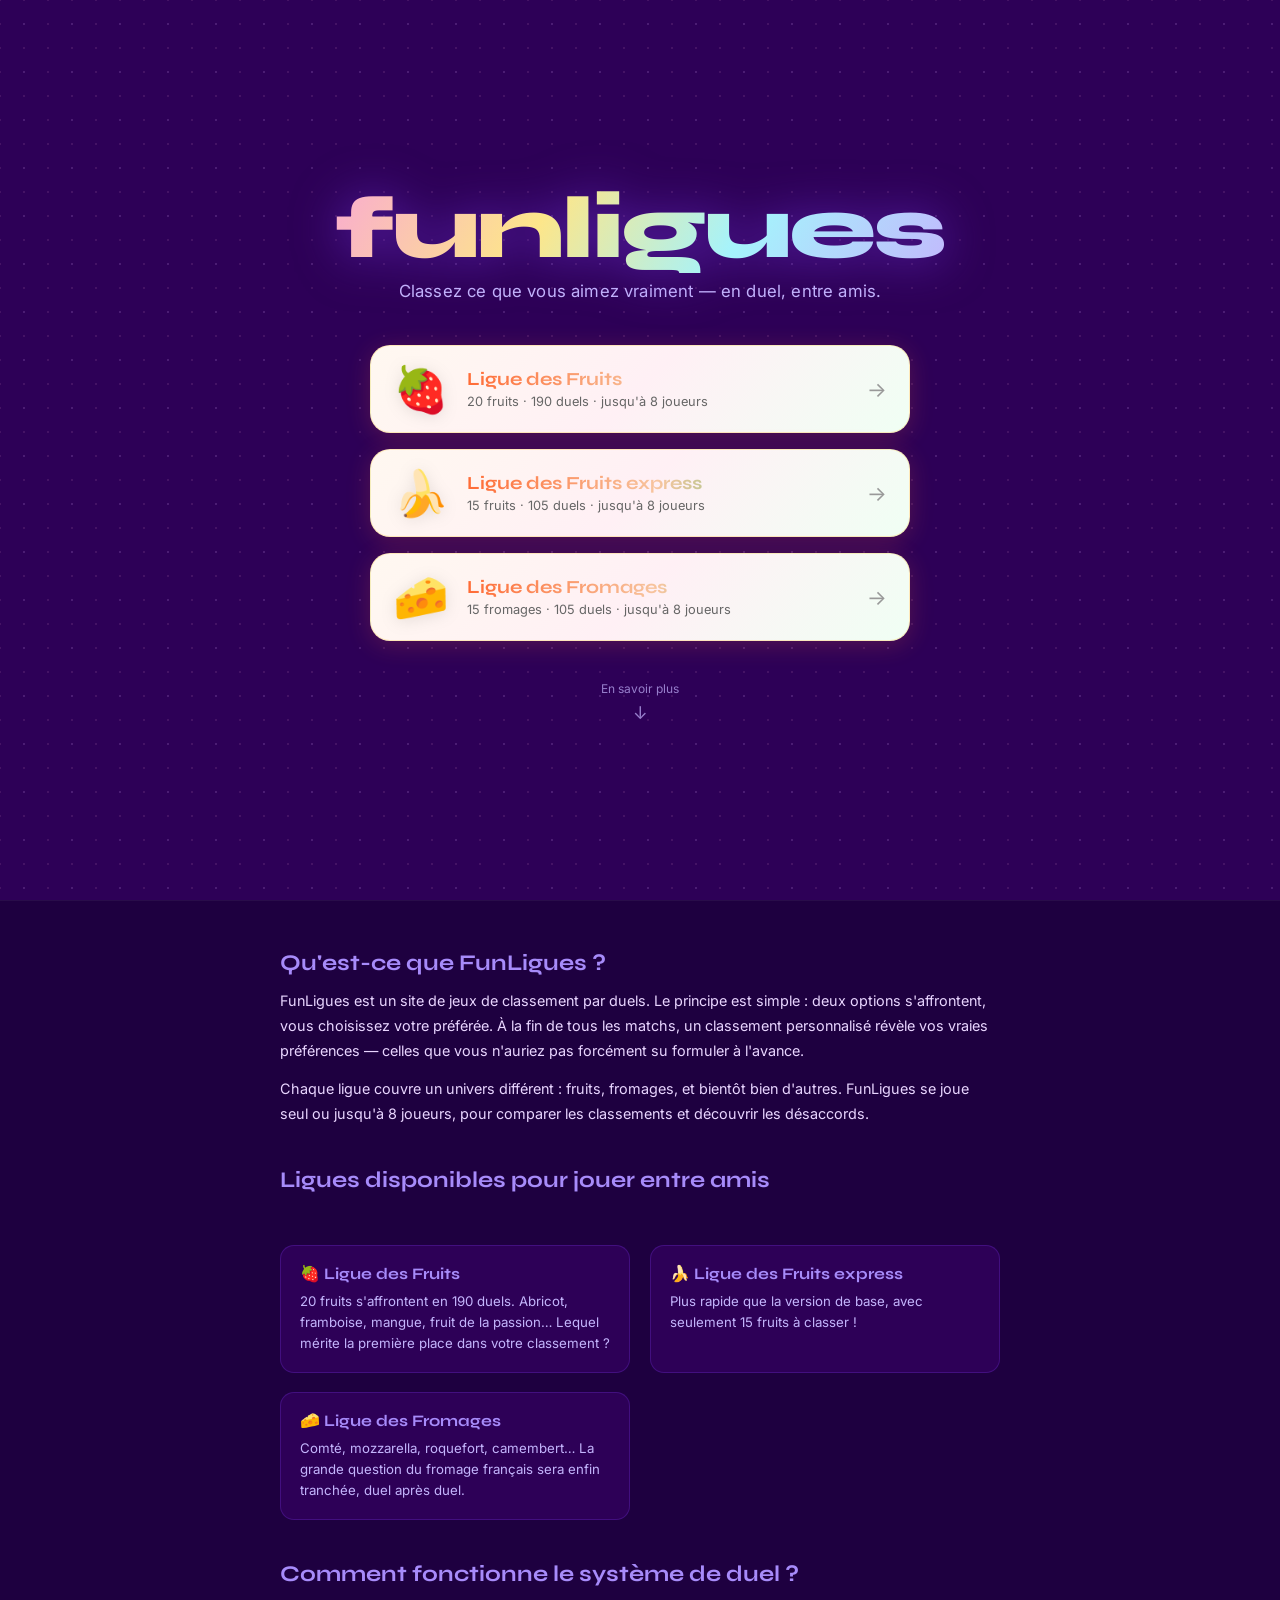
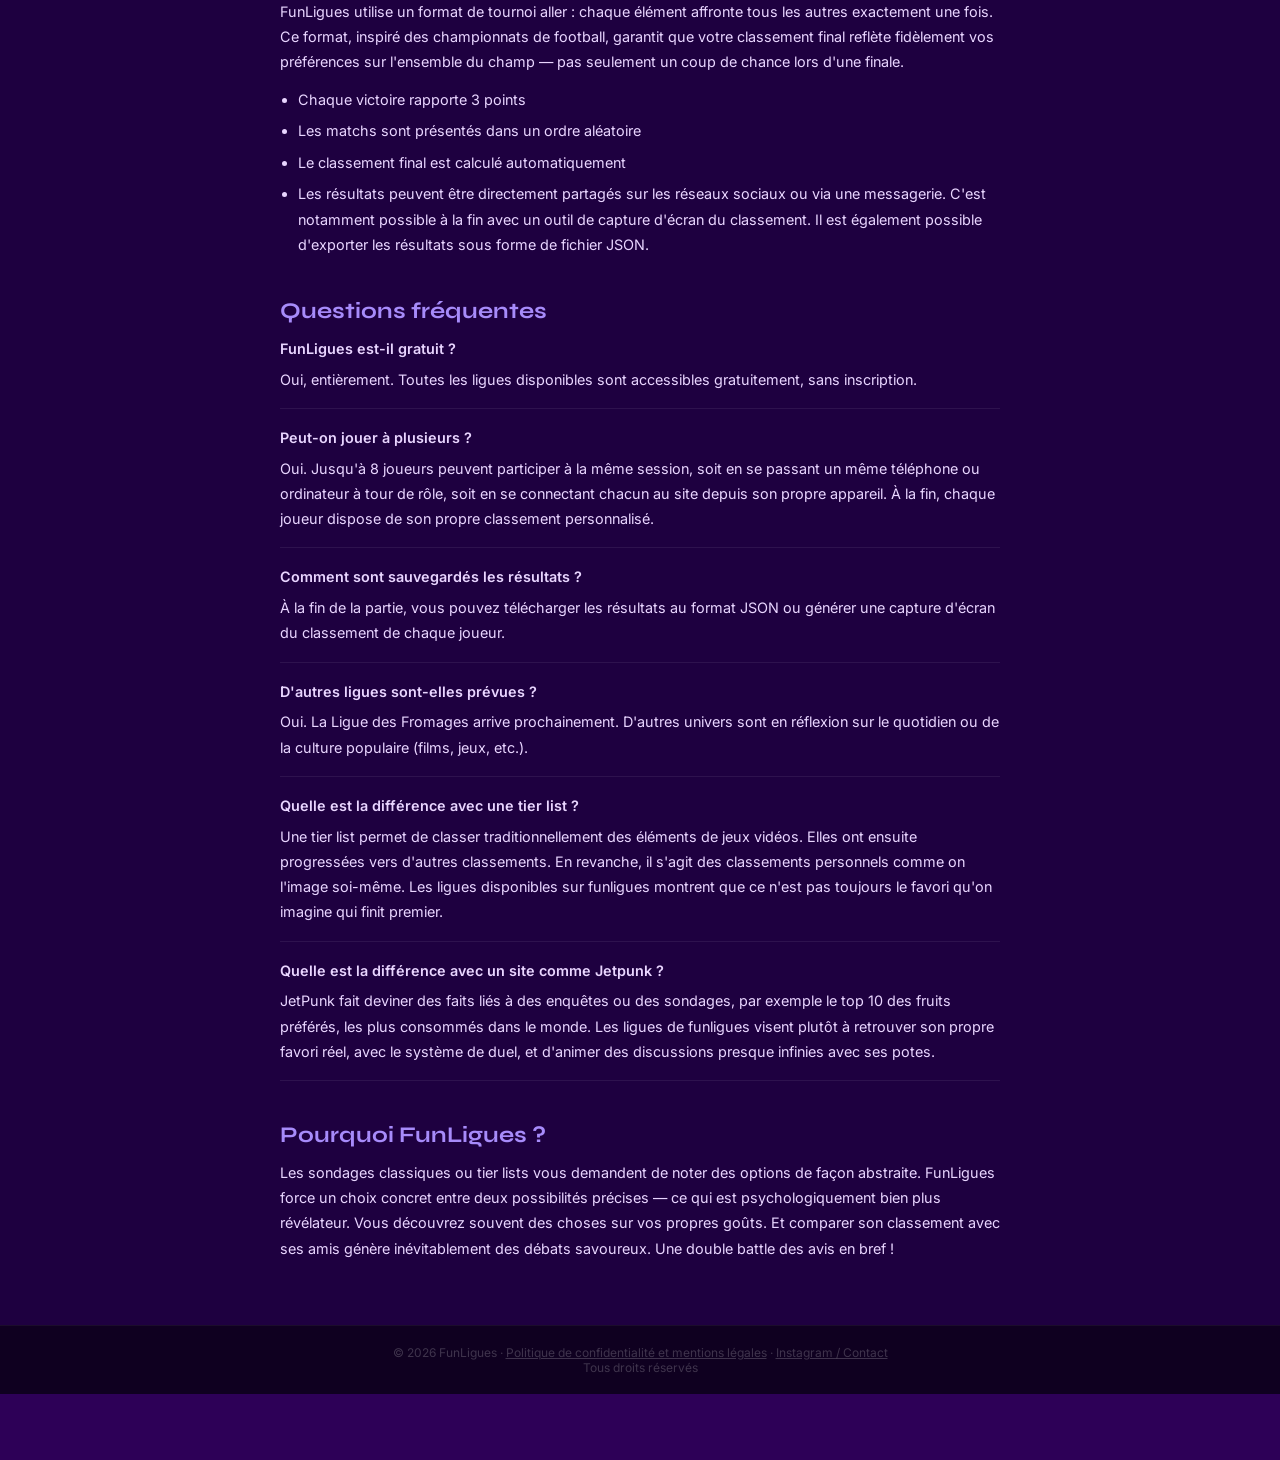
<file: index.html>
<!DOCTYPE html>
<html lang="fr">
<head>
<!-- Google tag (gtag.js) -->
<script async src="https://www.googletagmanager.com/gtag/js?id=G-1TK5W269V3"></script>
<script>
  window.dataLayer = window.dataLayer || [];
  function gtag(){dataLayer.push(arguments);}
  gtag('js', new Date());

  gtag('config', 'G-1TK5W269V3');
</script>
<meta charset="UTF-8">
<meta name="viewport" content="width=device-width, initial-scale=1.0">
<title>FunLigues – Classez ce que vous aimez vraiment</title>
<link rel="icon" href="data:image/svg+xml,<svg xmlns='http://www.w3.org/2000/svg' viewBox='0 0 100 100'><text y='.9em' font-size='90'>👑</text></svg>">
<meta name="description" content="FunLigues : des jeux de classement par duel pour découvrir vos vrais préférés. Ligue des Fruits, Ligue des Fromages et bien d'autres bientôt. Jouez à plusieurs, comparez vos goûts.">
<meta name="keywords" content="ligue des fruits, ligue des fromages, classement fruits, jeu de goûts, jeu entre amis, funligues, tournoi fruits, préférences alimentaires">
<meta property="og:title" content="FunLigues – Classez ce que vous aimez vraiment">
<meta property="og:description" content="Des jeux de classement par duel. Découvrez vos vrais préférés, fruit par fruit, fromage par fromage.">
<meta property="og:type" content="website">
<meta property="og:url" content="https://funligues.com">
<meta name="msvalidate.01" content="2895082ABDDAF3132B170F9DD9932880" />
<meta name="robots" content="index, follow">
<link rel="canonical" href="https://funligues.com">
<link rel="stylesheet" href="index/index.css">
<script type="application/ld+json">
{
  "@context": "https://schema.org",
  "@type": "WebSite",
  "name": "FunLigues",
  "url": "https://funligues.com",
  "description": "Jeux de classement par duel. Découvrez vos vrais préférés, fruit par fruit.",
  "potentialAction": {
    "@type": "SearchAction",
    "target": "https://funligues.com/?q={search_term_string}",
    "query-input": "required name=search_term_string"
  },
  "sameAs": [
    "https://www.instagram.com/funligues/"
  ],
  "contactPoint": {
    "@type": "ContactPoint",
    "contactType": "customer support",
    "email": "contact@funligues.com",
    "availableLanguage": ["fr", "en"]
  }
}
</script>
<script type="application/ld+json">
{
  "@context": "https://schema.org",
  "@type": "FAQPage",
  "mainEntity": [
    {
      "@type": "Question",
      "name": "FunLigues est-il gratuit ?",
      "acceptedAnswer": {
        "@type": "Answer",
        "text": "Oui, entièrement gratuit, sans inscription."
      }
    },
    {
      "@type": "Question",
      "name": "Peut-on jouer à plusieurs ?",
      "acceptedAnswer": {
        "@type": "Answer",
        "text": "Oui, jusqu'à 8 joueurs, en se passant un téléphone ou en se connectant chacun au site."
      }
    },
    {
      "@type": "Question",
      "name": "Pourquoi FunLigues ?",
      "acceptedAnswer": {
        "@type": "Answer",
        "text": "Les sondages classiques ou tier lists vous demandent de noter des options de façon abstraite. FunLigues force un choix concret entre deux possibilités précises — ce qui est psychologiquement bien plus révélateur. Vous découvrez souvent des choses sur vos propres goûts. Et comparer son classement avec ses amis génère inévitablement des débats savoureux. Une double battle des avis en bref !"
      }
    }
  ]
}
</script>
<script async src="https://pagead2.googlesyndication.com/pagead/js/adsbygoogle.js?client=ca-pub-5563397793004019" crossorigin="anonymous"></script>
</head>
<body>

<!-- ═══ HERO ═══ -->
<section class="hero" aria-label="Accueil FunLigues">
  <div class="hero-inner">

    <h1 class="logo-label">funligues</h1>
    <p class="hero-tagline">Classez ce que vous aimez vraiment — en duel, entre amis.</p>

    <nav class="leagues" aria-label="Ligues disponibles">

      <!-- Ligue des Fruits -->
      <a class="league-card league-fruits" href="fruits.html" aria-label="Jouer à la Ligue des Fruits">
        <div class="league-icon" aria-hidden="true">🍓</div>
        <div class="league-info">
          <div class="league-name">Ligue des Fruits</div>
          <div class="league-desc">20 fruits · 190 duels · jusqu'à 8 joueurs</div>
        </div>
        <div class="league-arrow" aria-hidden="true">→</div>
      </a>

      <!-- Ligue des Fruits Express -->
      <a class="league-card league-fruits" href="fruits-express.html" aria-label="Jouer à la Ligue des Fruits express">
        <div class="league-icon" aria-hidden="true">🍌</div>
        <div class="league-info">
          <div class="league-name">Ligue des Fruits express</div>
          <div class="league-desc">15 fruits · 105 duels · jusqu'à 8 joueurs</div>
        </div>
        <div class="league-arrow" aria-hidden="true">→</div>
      </a>

      <!-- Ligue des Fromages -->
      <a class="league-card league-fruits" href="fromages.html" aria-label="Jouer à la Ligue des Fromages">
        <div class="league-icon" aria-hidden="true">🧀</div>
        <div class="league-info">
          <div class="league-name">Ligue des Fromages</div>
          <div class="league-desc">15 fromages · 105 duels · jusqu'à 8 joueurs</div>
        </div>
        <div class="league-arrow" aria-hidden="true">→</div>
      </a>

    </nav>

    <div class="scroll-hint" aria-hidden="true">
      <span>En savoir plus</span>
      <span style="font-size:1.1rem">↓</span>
    </div>

  </div>
</section>

<!-- ═══ SEO & LLM CONTENT ═══ -->
<section class="seo" aria-label="À propos de FunLigues">
  <div class="seo-inner">

    <div>
      <h2>Qu'est-ce que FunLigues ?</h2>
      <p>FunLigues est un site de jeux de classement par duels. Le principe est simple : deux options s'affrontent, vous choisissez votre préférée. À la fin de tous les matchs, un classement personnalisé révèle vos vraies préférences — celles que vous n'auriez pas forcément su formuler à l'avance.</p>
      <p style="margin-top:0.75rem">Chaque ligue couvre un univers différent : fruits, fromages, et bientôt bien d'autres. FunLigues se joue seul ou jusqu'à 8 joueurs, pour comparer les classements et découvrir les désaccords.</p>
    </div>

    <h2>Ligues disponibles pour jouer entre amis</h2>
    <div class="seo-grid">
      <div class="seo-card">
        <h3>🍓 Ligue des Fruits</h3>
        <p>20 fruits s'affrontent en 190 duels. Abricot, framboise, mangue, fruit de la passion… Lequel mérite la première place dans votre classement ?</p>
      </div>
      <div class="seo-card">
        <h3>🍌 Ligue des Fruits express</h3>
        <p>Plus rapide que la version de base, avec seulement 15 fruits à classer !</p>
      </div>
      <div class="seo-card">
        <h3>🧀 Ligue des Fromages</h3>
        <p>Comté, mozzarella, roquefort, camembert… La grande question du fromage français sera enfin tranchée, duel après duel.</p>
      </div>
    </div>

    <div>
      <h2>Comment fonctionne le système de duel ?</h2>
      <p>FunLigues utilise un format de tournoi aller : chaque élément affronte tous les autres exactement une fois. Ce format, inspiré des championnats de football, garantit que votre classement final reflète fidèlement vos préférences sur l'ensemble du champ — pas seulement un coup de chance lors d'une finale.</p>
      <ul style="margin-top:0.75rem">
        <li>Chaque victoire rapporte 3 points</li>
        <li>Les matchs sont présentés dans un ordre aléatoire</li>
        <li>Le classement final est calculé automatiquement</li>
        <li>Les résultats peuvent être directement partagés sur les réseaux sociaux ou via une messagerie. C'est notamment possible à la fin avec un outil de capture d'écran du classement. Il est également possible d'exporter les résultats sous forme de fichier JSON.</li>
      </ul>
    </div>

    <div>
      <h2>Questions fréquentes</h2>
      <div class="faq">
        <div class="faq-item">
          <p class="faq-q">FunLigues est-il gratuit ?</p>
          <p class="faq-a">Oui, entièrement. Toutes les ligues disponibles sont accessibles gratuitement, sans inscription.</p>
        </div>
        <div class="faq-item">
          <p class="faq-q">Peut-on jouer à plusieurs ?</p>
          <p class="faq-a">Oui. Jusqu'à 8 joueurs peuvent participer à la même session, soit en se passant un même téléphone ou ordinateur à tour de rôle, soit en se connectant chacun au site depuis son propre appareil. À la fin, chaque joueur dispose de son propre classement personnalisé.</p>
        </div>
        <div class="faq-item">
          <p class="faq-q">Comment sont sauvegardés les résultats ?</p>
          <p class="faq-a">À la fin de la partie, vous pouvez télécharger les résultats au format JSON ou générer une capture d'écran du classement de chaque joueur.</p>
        </div>
        <div class="faq-item">
          <p class="faq-q">D'autres ligues sont-elles prévues ?</p>
          <p class="faq-a">Oui. La Ligue des Fromages arrive prochainement. D'autres univers sont en réflexion sur le quotidien ou de la culture populaire (films, jeux, etc.).</p>
        </div>
        <div class="faq-item">
          <p class="faq-q">Quelle est la différence avec une tier list ?</p>
          <p class="faq-a">Une tier list permet de classer traditionnellement des éléments de jeux vidéos. Elles ont ensuite progressées vers d'autres classements. En revanche, il s'agit des classements personnels comme on l'image soi-même. Les ligues disponibles sur funligues montrent que ce n'est pas toujours le favori qu'on imagine qui finit premier.</p>
        </div>
        <div class="faq-item">
          <p class="faq-q">Quelle est la différence avec un site comme Jetpunk ?</p>
          <p class="faq-a">JetPunk fait deviner des faits liés à des enquêtes ou des sondages, par exemple le top 10 des fruits préférés, les plus consommés dans le monde. Les ligues de funligues visent plutôt à retrouver son propre favori réel, avec le système de duel, et d'animer des discussions presque infinies avec ses potes.</p>
        </div>
      </div>
    </div>

    <div>
      <h2>Pourquoi FunLigues ?</h2>
      <p>Les sondages classiques ou tier lists vous demandent de noter des options de façon abstraite. FunLigues force un choix concret entre deux possibilités précises — ce qui est psychologiquement bien plus révélateur. Vous découvrez souvent des choses sur vos propres goûts. Et comparer son classement avec ses amis génère inévitablement des débats savoureux. Une double battle des avis en bref !</p>
    </div>

  </div>
</section>

<!-- ═══ FOOTER ═══ -->
<footer class="footer">
  <p>© 2026 FunLigues · <a href="privacy-policy.html" style="color:inherit;text-decoration:underline">Politique de confidentialité et mentions légales</a> · <a href="https://www.instagram.com/funligues/" target="_blank" rel="me noopener noreferrer" style="color:inherit;text-decoration:underline">Instagram / Contact</a></p>
  <p>Tous droits réservés</p>
</footer>

</body>
</html>
</file>
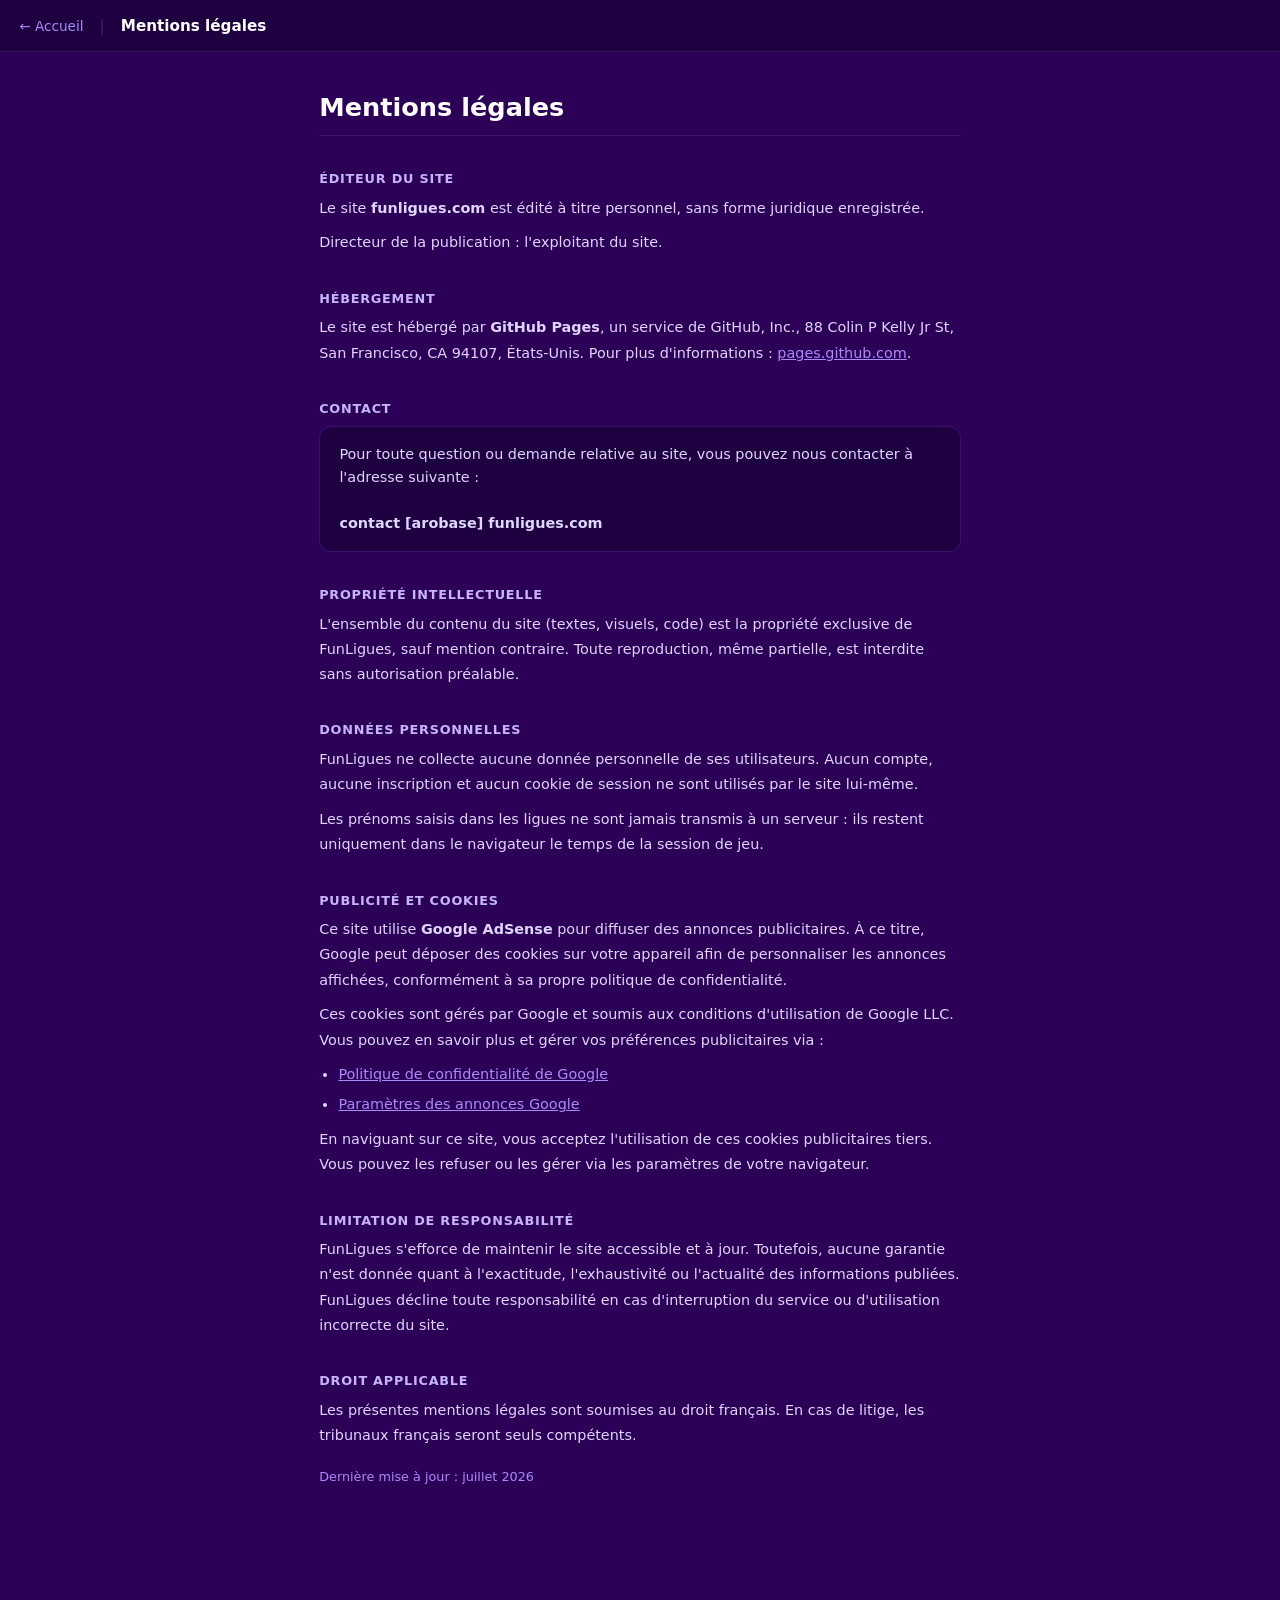
<file: privacy-policy.html>
<!DOCTYPE html>
<html lang="fr">
<head>
<meta charset="UTF-8">
<meta name="viewport" content="width=device-width, initial-scale=1.0">
<title>Mentions légales – FunLigues</title>
<meta name="description" content="Mentions légales et politique de confidentialité de FunLigues.com.">
<meta name="robots" content="noindex, follow">
<style>
  *, *::before, *::after { box-sizing: border-box; margin: 0; padding: 0; }

  body {
    font-family: system-ui, sans-serif;
    background: #2d0057;
    color: #e9d5ff;
    min-height: 100vh;
    padding-bottom: 66px;
  }

  .topbar {
    background: #1e0040;
    border-bottom: 1px solid #ffffff12;
    padding: 1rem 1.2rem;
    display: flex;
    align-items: center;
    gap: 1rem;
  }
  .topbar a {
    color: #a78bfa;
    text-decoration: none;
    font-size: 0.85rem;
    display: flex;
    align-items: center;
    gap: 4px;
  }
  .topbar a:hover { color: #fff; }
  .topbar-title {
    font-weight: 600;
    font-size: 0.95rem;
    color: #fff;
  }

  .container {
    max-width: 680px;
    margin: 0 auto;
    padding: 2.5rem 1.2rem 3rem;
    display: flex;
    flex-direction: column;
    gap: 2.2rem;
  }

  h1 {
    font-size: 1.6rem;
    font-weight: 700;
    color: #fff;
    border-bottom: 1px solid #ffffff18;
    padding-bottom: 0.8rem;
  }

  .section-block { display: flex; flex-direction: column; gap: 0.6rem; }

  h2 {
    font-size: 1rem;
    font-weight: 600;
    color: #c4b5fd;
    text-transform: uppercase;
    letter-spacing: 0.06em;
    font-size: 0.8rem;
  }

  p, li {
    font-size: 0.9rem;
    line-height: 1.75;
    color: #ddd6fe;
  }

  ul { padding-left: 1.2rem; display: flex; flex-direction: column; gap: 0.3rem; }

  .contact-block {
    background: #1e0040;
    border: 1px solid #7c3aed44;
    border-radius: 12px;
    padding: 1rem 1.2rem;
    font-size: 0.9rem;
    color: #ddd6fe;
    line-height: 1.6;
  }

  /* ── AD STRIP ── */
  .ad-strip {
    position: fixed;
    bottom: 0; left: 0; right: 0;
    z-index: 200;
    background: #1a0035;
    border-top: 1px solid #ffffff28;
    padding: 0.6rem 1rem;
    display: flex;
    align-items: center;
    justify-content: center;
    min-height: 66px;
    gap: 1rem;
  }
  .ad-label {
    font-size: 0.65rem;
    color: #ffffff40;
    text-transform: uppercase;
    letter-spacing: 0.08em;
    flex-shrink: 0;
  }
  .ad-slot { flex: 1; max-width: 728px; }
</style>
</head>
<body>

<div class="topbar">
  <a href="index.html">← Accueil</a>
  <span style="color:#ffffff22">|</span>
  <span class="topbar-title">Mentions légales</span>
</div>

<div class="container">

  <h1>Mentions légales</h1>

  <!-- ÉDITEUR -->
  <div class="section-block">
    <h2>Éditeur du site</h2>
    <p>Le site <strong>funligues.com</strong> est édité à titre personnel, sans forme juridique enregistrée.</p>
    <p>Directeur de la publication : l'exploitant du site.</p>
  </div>

  <!-- HÉBERGEMENT -->
  <div class="section-block">
    <h2>Hébergement</h2>
    <p>Le site est hébergé par <strong>GitHub Pages</strong>, un service de GitHub, Inc., 88 Colin P Kelly Jr St, San Francisco, CA 94107, États-Unis. Pour plus d'informations : <a href="https://pages.github.com" target="_blank" rel="noopener" style="color:#a78bfa">pages.github.com</a>.</p>
  </div>

  <!-- CONTACT -->
  <div class="section-block">
    <h2>Contact</h2>
    <div class="contact-block">
      Pour toute question ou demande relative au site, vous pouvez nous contacter à l'adresse suivante :<br><br>
      <strong>contact [arobase] funligues.com</strong>
    </div>
  </div>

  <!-- PROPRIÉTÉ INTELLECTUELLE -->
  <div class="section-block">
    <h2>Propriété intellectuelle</h2>
    <p>L'ensemble du contenu du site (textes, visuels, code) est la propriété exclusive de FunLigues, sauf mention contraire. Toute reproduction, même partielle, est interdite sans autorisation préalable.</p>
  </div>

  <!-- DONNÉES PERSONNELLES -->
  <div class="section-block">
    <h2>Données personnelles</h2>
    <p>FunLigues ne collecte aucune donnée personnelle de ses utilisateurs. Aucun compte, aucune inscription et aucun cookie de session ne sont utilisés par le site lui-même.</p>
    <p>Les prénoms saisis dans les ligues ne sont jamais transmis à un serveur : ils restent uniquement dans le navigateur le temps de la session de jeu.</p>
  </div>

  <!-- PUBLICITÉ & COOKIES -->
  <div class="section-block">
    <h2>Publicité et cookies</h2>
    <p>Ce site utilise <strong>Google AdSense</strong> pour diffuser des annonces publicitaires. À ce titre, Google peut déposer des cookies sur votre appareil afin de personnaliser les annonces affichées, conformément à sa propre politique de confidentialité.</p>
    <p>Ces cookies sont gérés par Google et soumis aux conditions d'utilisation de Google LLC. Vous pouvez en savoir plus et gérer vos préférences publicitaires via :</p>
    <ul>
      <li><a href="https://policies.google.com/privacy" target="_blank" rel="noopener" style="color:#a78bfa">Politique de confidentialité de Google</a></li>
      <li><a href="https://www.google.com/settings/ads" target="_blank" rel="noopener" style="color:#a78bfa">Paramètres des annonces Google</a></li>
    </ul>
    <p>En naviguant sur ce site, vous acceptez l'utilisation de ces cookies publicitaires tiers. Vous pouvez les refuser ou les gérer via les paramètres de votre navigateur.</p>
  </div>

  <!-- RESPONSABILITÉ -->
  <div class="section-block">
    <h2>Limitation de responsabilité</h2>
    <p>FunLigues s'efforce de maintenir le site accessible et à jour. Toutefois, aucune garantie n'est donnée quant à l'exactitude, l'exhaustivité ou l'actualité des informations publiées. FunLigues décline toute responsabilité en cas d'interruption du service ou d'utilisation incorrecte du site.</p>
  </div>

  <!-- DROIT APPLICABLE -->
  <div class="section-block">
    <h2>Droit applicable</h2>
    <p>Les présentes mentions légales sont soumises au droit français. En cas de litige, les tribunaux français seront seuls compétents.</p>
    <p style="margin-top:0.5rem;font-size:0.8rem;color:#a78bfa">Dernière mise à jour : juillet 2026</p>
  </div>

</div>

</body>
</html>
</file>
<file: index/index.css>
@import url('https://fonts.googleapis.com/css2?family=Syne:wght@700;800&family=Inter:wght@400;500;600&display=swap');

  *, *::before, *::after { box-sizing: border-box; margin: 0; padding: 0; }

  :root {
    --violet-deep:   #2d0057;
    --violet-mid:    #5b21b6;
    --violet-bright: #7c3aed;
    --violet-light:  #a78bfa;
    --white:         #ffffff;
    --off-white:     #f5f0ff;
    --text-body:     #e9d5ff;
    --text-muted:    #c4b5fd;
  }

  html { scroll-behavior: smooth; }

  body {
    font-family: 'Inter', system-ui, sans-serif;
    background: var(--violet-deep);
    color: var(--white);
    min-height: 100vh;
    overflow-x: hidden;
  }

  /* ── HERO ── */
  .hero {
    min-height: 100svh;
    display: flex;
    flex-direction: column;
    align-items: center;
    justify-content: center;
    padding: 2rem 1.2rem 1.5rem;
    background:
      radial-gradient(ellipse 80% 60% at 50% 0%, #7c3aed44 0%, transparent 70%),
      radial-gradient(ellipse 60% 40% at 80% 80%, #db2777 22 0%, transparent 60%),
      linear-gradient(160deg, #2d0057 0%, #3b0764 40%, #1e003d 100%);
    position: relative;
    overflow: hidden;
  }

  /* Confettis décoratifs */
  .hero::before {
    content: '';
    position: absolute;
    inset: 0;
    background-image:
      radial-gradient(circle, #a78bfa55 1.5px, transparent 1.5px),
      radial-gradient(circle, #f9a8d455 1px, transparent 1px);
    background-size: 48px 48px, 24px 24px;
    background-position: 0 0, 12px 12px;
    opacity: 0.35;
    pointer-events: none;
  }

  .hero-inner {
    position: relative;
    z-index: 1;
    display: flex;
    flex-direction: column;
    align-items: center;
    gap: 0;
    width: 100%;
    max-width: 540px;
  }

  /* ── LOGO / TITRE ── */
  .logo-label {
    font-family: 'Syne', sans-serif;
    font-size: clamp(3rem, 14vw, 5.5rem);
    font-weight: 800;
    line-height: 1;
    letter-spacing: -0.03em;
    background: linear-gradient(120deg, #f9a8d4 0%, #fde68a 35%, #a5f3fc 65%, #c4b5fd 100%);
    -webkit-background-clip: text;
    -webkit-text-fill-color: transparent;
    background-clip: text;
    text-align: center;
    margin-bottom: 0.5rem;
    padding: 0 1rem;
    filter: drop-shadow(0 2px 24px #7c3aed88);
  }

  .hero-tagline {
    font-size: clamp(0.85rem, 3.5vw, 1.05rem);
    color: var(--text-muted);
    text-align: center;
    margin-bottom: 2.8rem;
    letter-spacing: 0.01em;
  }

  /* ── LEAGUE CARDS ── */
  .leagues {
    display: flex;
    flex-direction: column;
    gap: 1rem;
    width: 100%;
  }

  .league-card {
    display: flex;
    align-items: center;
    gap: 1.1rem;
    padding: 1.2rem 1.4rem;
    border-radius: 20px;
    border: 1.5px solid transparent;
    text-decoration: none;
    cursor: pointer;
    transition: transform 0.18s ease, box-shadow 0.18s ease, border-color 0.18s ease;
    position: relative;
    overflow: hidden;
    min-height: 88px;
  }

  .league-card::before {
    content: '';
    position: absolute;
    inset: 0;
    opacity: 0;
    transition: opacity 0.18s ease;
    border-radius: inherit;
  }

  /* Fruits */
  .league-fruits {
    background: linear-gradient(135deg, #fff8f0 0%, #fff0f5 50%, #f0fff4 100%);
    border-color: #fbbf2444;
    box-shadow: 0 4px 24px #ff6b3533;
  }
  .league-fruits:hover {
    transform: translateY(-3px) scale(1.01);
    box-shadow: 0 12px 36px #ff6b3555;
    border-color: #fb923c;
  }

  /* Fromages */
  .league-fromages {
    background: linear-gradient(135deg, #fefce8 0%, #fff7ed 50%, #eff6ff 100%);
    border-color: #fbbf2422;
    box-shadow: 0 4px 24px #f59e0b22;
    opacity: 0.62;
    cursor: default;
  }

  .league-icon {
    font-size: 2.8rem;
    line-height: 1;
    flex-shrink: 0;
    filter: drop-shadow(0 2px 8px rgba(0,0,0,0.1));
  }

  .league-info { flex: 1; min-width: 0; }

  .league-name {
    font-family: 'Syne', sans-serif;
    font-size: 1.15rem;
    font-weight: 700;
    line-height: 1.2;
    margin-bottom: 3px;
  }

  .league-fruits .league-name {
    background: linear-gradient(90deg, #ff6b35 0%, #f7c59f 50%, #2ecc71 100%);
    -webkit-background-clip: text;
    -webkit-text-fill-color: transparent;
    background-clip: text;
  }

  .league-fromages .league-name {
    background: linear-gradient(90deg, #d97706 0%, #f59e0b 40%, #3b82f6 100%);
    -webkit-background-clip: text;
    -webkit-text-fill-color: transparent;
    background-clip: text;
  }

  .league-desc {
    font-size: 0.8rem;
    color: #666;
    line-height: 1.4;
  }

  .league-arrow {
    font-size: 1.3rem;
    flex-shrink: 0;
    color: #999;
    transition: transform 0.18s ease;
  }
  .league-fruits:hover .league-arrow {
    transform: translateX(4px);
    color: #fb923c;
  }

  .badge-soon {
    display: inline-block;
    padding: 2px 8px;
    border-radius: 20px;
    background: linear-gradient(90deg, #fbbf24, #60a5fa);
    color: #fff;
    font-size: 0.68rem;
    font-weight: 600;
    letter-spacing: 0.04em;
    margin-top: 4px;
    text-transform: uppercase;
  }

  /* ── SCROLL HINT ── */
  .scroll-hint {
    position: relative;
    z-index: 1;
    margin-top: 2.5rem;
    display: flex;
    flex-direction: column;
    align-items: center;
    gap: 6px;
    color: var(--text-muted);
    font-size: 0.75rem;
    opacity: 0.7;
    animation: bobble 2.4s ease-in-out infinite;
  }
  @keyframes bobble {
    0%, 100% { transform: translateY(0); }
    50%       { transform: translateY(6px); }
  }

  /* Compensation pour que le contenu ne passe pas sous la barre fixe */
  body { padding-bottom: 66px; }
  .ad-label {
    font-size: 0.65rem;
    color: #ffffff40;
    text-transform: uppercase;
    letter-spacing: 0.08em;
    flex-shrink: 0;
  }
  .ad-slot {
    flex: 1;
    max-width: 728px;
    min-height: 50px;
    display: flex;
    align-items: center;
    justify-content: center;
    border: 1px dashed #ffffff1a;
    border-radius: 8px;
    color: #ffffff25;
    font-size: 0.75rem;
  }
  /* Placeholder visuel — à remplacer par le tag AdSense */
  /* <ins class="adsbygoogle" ...></ins> */

  /* ── SEO SECTION ── */
  .seo {
    background: #1e0040;
    padding: 3rem 1.2rem 4rem;
    border-top: 1px solid #ffffff0d;
  }

  .seo-inner {
    max-width: 720px;
    margin: 0 auto;
    display: grid;
    gap: 2.5rem;
  }

  .seo h2 {
    font-family: 'Syne', sans-serif;
    font-size: 1.4rem;
    font-weight: 700;
    color: var(--violet-light);
    margin-bottom: 0.75rem;
  }

  .seo p, .seo li {
    font-size: 0.9rem;
    color: var(--text-body);
    line-height: 1.75;
  }

  .seo ul {
    padding-left: 1.1rem;
    display: flex;
    flex-direction: column;
    gap: 0.4rem;
  }

  .seo-grid {
    display: grid;
    grid-template-columns: 1fr 1fr;
    gap: 1.2rem;
  }
  @media(max-width: 480px) {
    .seo-grid { grid-template-columns: 1fr; }
  }

  .seo-card {
    background: #2d0057;
    border: 1px solid #7c3aed44;
    border-radius: 14px;
    padding: 1.1rem 1.2rem;
  }
  .seo-card h3 {
    font-family: 'Syne', sans-serif;
    font-size: 1rem;
    font-weight: 700;
    color: var(--violet-light);
    margin-bottom: 0.5rem;
  }
  .seo-card p {
    font-size: 0.83rem;
    color: #c4b5fd;
    line-height: 1.6;
  }

  .faq { display: flex; flex-direction: column; gap: 1rem; }
  .faq-item { border-bottom: 1px solid #ffffff12; padding-bottom: 1rem; }
  .faq-q {
    font-weight: 600;
    color: var(--white);
    font-size: 0.9rem;
    margin-bottom: 0.35rem;
  }
  .faq-a {
    font-size: 0.85rem;
    color: var(--text-body);
    line-height: 1.6;
  }

  /* ── FOOTER ── */
  .footer {
    background: #0f0020;
    padding: 1.2rem;
    text-align: center;
    font-size: 0.75rem;
    color: #ffffff33;
    border-top: 1px solid #ffffff0d;
  }
</file>
